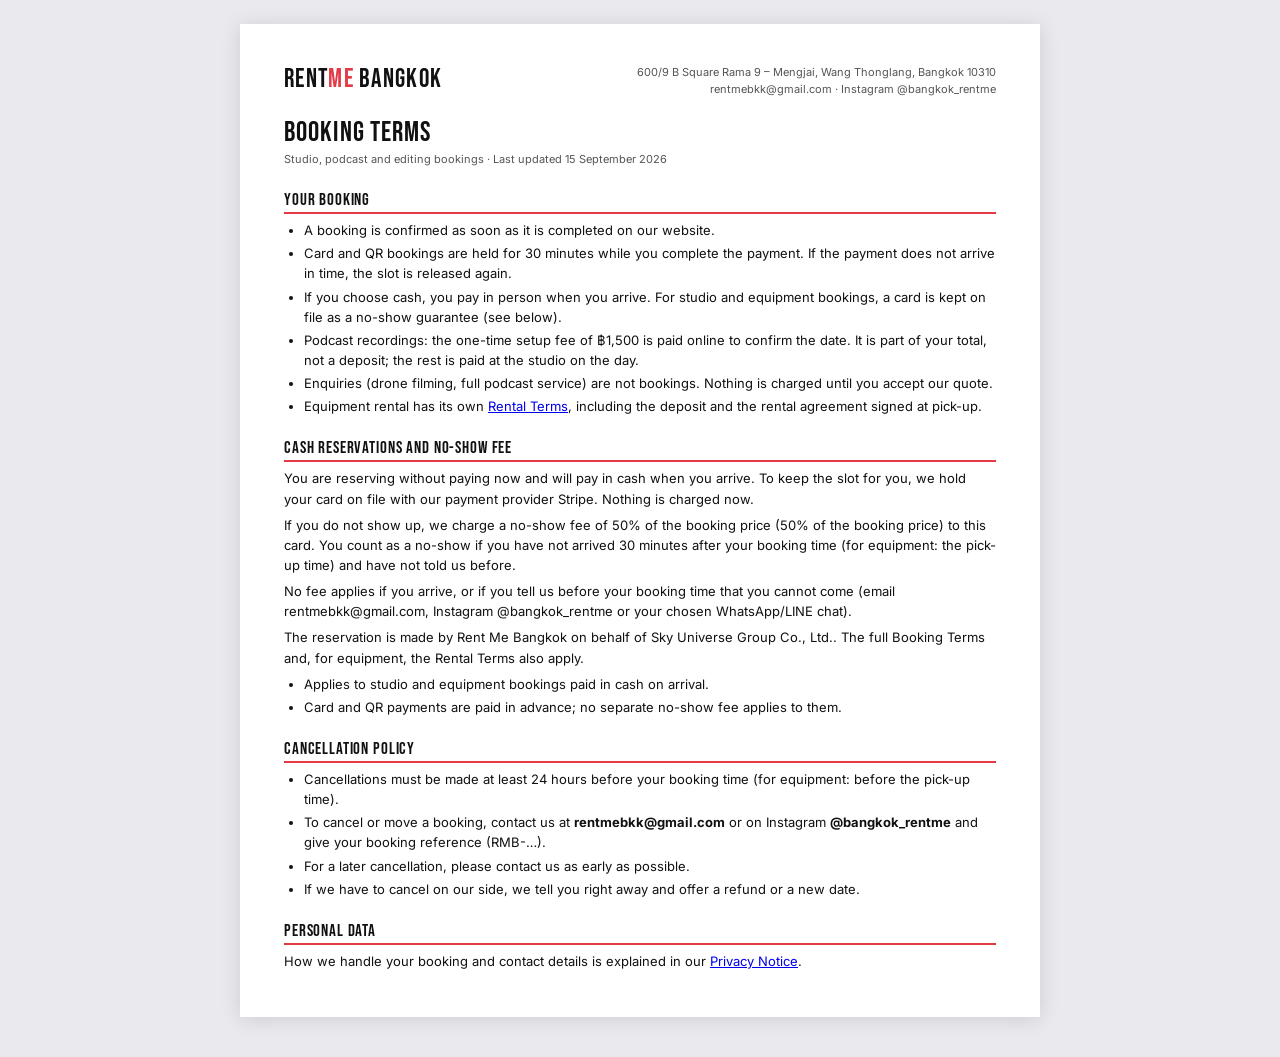
<file: booking-terms.html>
<!DOCTYPE html>
<html lang="en">
<head>
<meta charset="UTF-8">
<meta name="viewport" content="width=device-width, initial-scale=1.0">
<title>Booking Terms — Rent Me Bangkok</title>
<link rel="preconnect" href="https://fonts.googleapis.com">
<link href="https://fonts.googleapis.com/css2?family=Inter:wght@400;600&family=Bebas+Neue&display=swap" rel="stylesheet">
<script src="vertrag.js"></script>
<style>
body{margin:0;background:#e9e9ee;font-family:Inter,Arial,sans-serif}
.blatt{margin:24px auto 40px;max-width:800px;box-shadow:0 2px 20px rgba(0,0,0,.12)}
.rv ul{margin:0 0 8px;padding-left:20px}
.rv li{margin-bottom:3px}
@media (max-width:600px){.blatt{margin:0}}
</style>
</head>
<body>
<div class="blatt">
<article class="rv">
  <header class="rv-kopf">
    <div class="rv-logo">RENT<span>ME</span> BANGKOK</div>
    <div class="rv-firma" id="firma"></div>
  </header>

  <!-- Allgemeine Buchungsbedingungen (seit 2026-09-15). Bis dahin fuehrten
       "Terms & Conditions" und "Cancellation Policy" in booking.html ins
       Leere. Hier steht NUR, was die Buchungsstrecke schon zusagt (Haltezeit,
       Barzahlung, Aufbaugebuehr, 24-h-Storno) -- nichts dazuerfunden. Die
       Frage, was bei spaeterer Stornierung passiert, ist offen (Andy). -->
  <h1>Booking Terms</h1>
  <div class="rv-meta">Studio, podcast and editing bookings · Last updated 15 September 2026</div>

  <h2>Your booking</h2>
  <ul>
    <li>A booking is confirmed as soon as it is completed on our website.</li>
    <li>Card and QR bookings are held for 30 minutes while you complete the payment. If the payment does not arrive in time, the slot is released again.</li>
    <li>If you choose cash, you pay in person when you arrive. For studio and equipment bookings, a card is kept on file as a no-show guarantee (see below).</li>
    <li>Podcast recordings: the one-time setup fee of ฿1,500 is paid online to confirm the date. It is part of your total, not a deposit; the rest is paid at the studio on the day.</li>
    <li>Enquiries (drone filming, full podcast service) are not bookings. Nothing is charged until you accept our quote.</li>
    <li>Equipment rental has its own <a href="rental-terms.html">Rental Terms</a>, including the deposit and the rental agreement signed at pick-up.</li>
  </ul>

  <h2 id="no-show">Cash reservations and no-show fee</h2>
  <div id="rv-bedingungen"></div>
  <ul>
    <li>Applies to studio and equipment bookings paid in cash on arrival.</li>
    <li>Card and QR payments are paid in advance; no separate no-show fee applies to them.</li>
  </ul>

  <h2 id="cancellation">Cancellation policy</h2>
  <ul>
    <li>Cancellations must be made at least 24 hours before your booking time (for equipment: before the pick-up time).</li>
    <li>To cancel or move a booking, contact us at <strong>rentmebkk@gmail.com</strong> or on Instagram <strong>@bangkok_rentme</strong> and give your booking reference (RMB-…).</li>
    <li>For a later cancellation, please contact us as early as possible.</li>
    <li>If we have to cancel on our side, we tell you right away and offer a refund or a new date.</li>
  </ul>

  <h2>Personal data</h2>
  <p>How we handle your booking and contact details is explained in our <a href="privacy.html">Privacy Notice</a>.</p>
</article>
</div>
<script>
document.head.insertAdjacentHTML('beforeend', '<style>' + RentMeVertrag.CSS + '</style>');
const F = RentMeVertrag.FIRMA;
// No-Show-Regel aus derselben Quelle, die der Kunde online unterschreibt.
document.getElementById('rv-bedingungen').innerHTML = RentMeVertrag.reservierungHtml(RentMeVertrag.RESERVIERUNG_VERSION, null);
document.getElementById('firma').innerHTML = RentMeVertrag.esc(F.adresse) + '<br>' + RentMeVertrag.esc(F.email) + ' · Instagram ' + RentMeVertrag.esc(F.instagram);
</script>
</body>
</html>
</file>
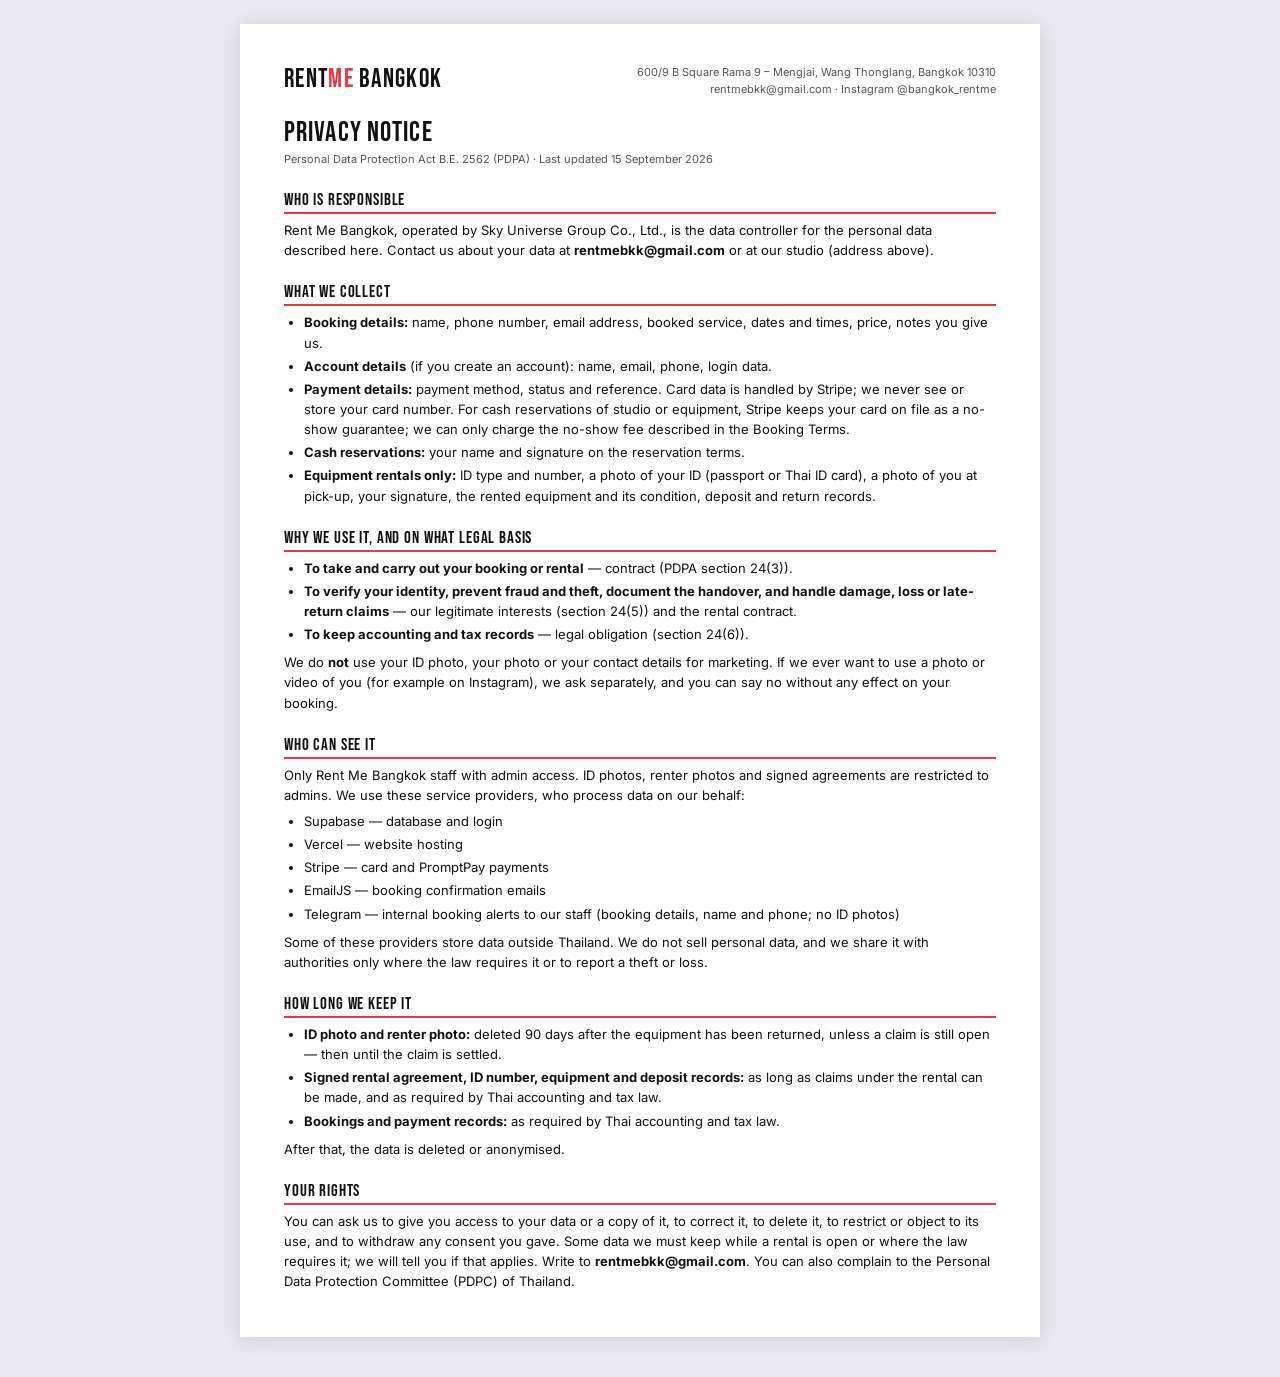
<file: privacy.html>
<!DOCTYPE html>
<html lang="en">
<head>
<meta charset="UTF-8">
<meta name="viewport" content="width=device-width, initial-scale=1.0">
<title>Privacy Notice — Rent Me Bangkok</title>
<link rel="preconnect" href="https://fonts.googleapis.com">
<link href="https://fonts.googleapis.com/css2?family=Inter:wght@400;600&family=Bebas+Neue&display=swap" rel="stylesheet">
<script src="vertrag.js"></script>
<style>
body{margin:0;background:#e9e9ee;font-family:Inter,Arial,sans-serif}
.blatt{margin:24px auto 40px;max-width:800px;box-shadow:0 2px 20px rgba(0,0,0,.12)}
.rv ul{margin:0 0 8px;padding-left:20px}
.rv li{margin-bottom:3px}
@media (max-width:600px){.blatt{margin:0}}
</style>
</head>
<body>
<div class="blatt">
<article class="rv">
  <header class="rv-kopf">
    <div class="rv-logo">RENT<span>ME</span> BANGKOK</div>
    <div class="rv-firma" id="firma"></div>
  </header>

  <!-- Datenschutzhinweis nach Thai PDPA (seit 2026-09-15). Aufbau nach den
       PDPC-Vorgaben: Daten, Zwecke, Rechtsgrundlagen, Empfaenger, Fristen,
       Rechte. Nicht juristisch geprueft -- zusammen mit dem Mietvertrag
       gegenlesen lassen. Dienstleister unten aus dem Code erhoben:
       Supabase, Vercel, Stripe, EmailJS, Telegram. -->
  <h1>Privacy Notice</h1>
  <div class="rv-meta">Personal Data Protection Act B.E. 2562 (PDPA) · Last updated 15 September 2026</div>

  <h2>Who is responsible</h2>
  <p>Rent Me Bangkok, operated by Sky Universe Group Co., Ltd., is the data controller for the personal data described here. Contact us about your data at <strong>rentmebkk@gmail.com</strong> or at our studio (address above).</p>

  <h2>What we collect</h2>
  <ul>
    <li><strong>Booking details:</strong> name, phone number, email address, booked service, dates and times, price, notes you give us.</li>
    <li><strong>Account details</strong> (if you create an account): name, email, phone, login data.</li>
    <li><strong>Payment details:</strong> payment method, status and reference. Card data is handled by Stripe; we never see or store your card number. For cash reservations of studio or equipment, Stripe keeps your card on file as a no-show guarantee; we can only charge the no-show fee described in the Booking Terms.</li>
    <li><strong>Cash reservations:</strong> your name and signature on the reservation terms.</li>
    <li><strong>Equipment rentals only:</strong> ID type and number, a photo of your ID (passport or Thai ID card), a photo of you at pick-up, your signature, the rented equipment and its condition, deposit and return records.</li>
  </ul>

  <h2>Why we use it, and on what legal basis</h2>
  <ul>
    <li><strong>To take and carry out your booking or rental</strong> — contract (PDPA section 24(3)).</li>
    <li><strong>To verify your identity, prevent fraud and theft, document the handover, and handle damage, loss or late-return claims</strong> — our legitimate interests (section 24(5)) and the rental contract.</li>
    <li><strong>To keep accounting and tax records</strong> — legal obligation (section 24(6)).</li>
  </ul>
  <p>We do <strong>not</strong> use your ID photo, your photo or your contact details for marketing. If we ever want to use a photo or video of you (for example on Instagram), we ask separately, and you can say no without any effect on your booking.</p>

  <h2>Who can see it</h2>
  <p>Only Rent Me Bangkok staff with admin access. ID photos, renter photos and signed agreements are restricted to admins. We use these service providers, who process data on our behalf:</p>
  <ul>
    <li>Supabase — database and login</li>
    <li>Vercel — website hosting</li>
    <li>Stripe — card and PromptPay payments</li>
    <li>EmailJS — booking confirmation emails</li>
    <li>Telegram — internal booking alerts to our staff (booking details, name and phone; no ID photos)</li>
  </ul>
  <p>Some of these providers store data outside Thailand. We do not sell personal data, and we share it with authorities only where the law requires it or to report a theft or loss.</p>

  <h2>How long we keep it</h2>
  <ul>
    <li><strong>ID photo and renter photo:</strong> deleted 90 days after the equipment has been returned, unless a claim is still open — then until the claim is settled.</li>
    <li><strong>Signed rental agreement, ID number, equipment and deposit records:</strong> as long as claims under the rental can be made, and as required by Thai accounting and tax law.</li>
    <li><strong>Bookings and payment records:</strong> as required by Thai accounting and tax law.</li>
  </ul>
  <p>After that, the data is deleted or anonymised.</p>

  <h2>Your rights</h2>
  <p>You can ask us to give you access to your data or a copy of it, to correct it, to delete it, to restrict or object to its use, and to withdraw any consent you gave. Some data we must keep while a rental is open or where the law requires it; we will tell you if that applies. Write to <strong>rentmebkk@gmail.com</strong>. You can also complain to the Personal Data Protection Committee (PDPC) of Thailand.</p>
</article>
</div>
<script>
// Adresse und Kontakt aus derselben Quelle wie Vertrag und Bedingungen.
document.head.insertAdjacentHTML('beforeend', '<style>' + RentMeVertrag.CSS + '</style>');
const F = RentMeVertrag.FIRMA;
document.getElementById('firma').innerHTML = RentMeVertrag.esc(F.adresse) + '<br>' + RentMeVertrag.esc(F.email) + ' · Instagram ' + RentMeVertrag.esc(F.instagram);
</script>
</body>
</html>
</file>
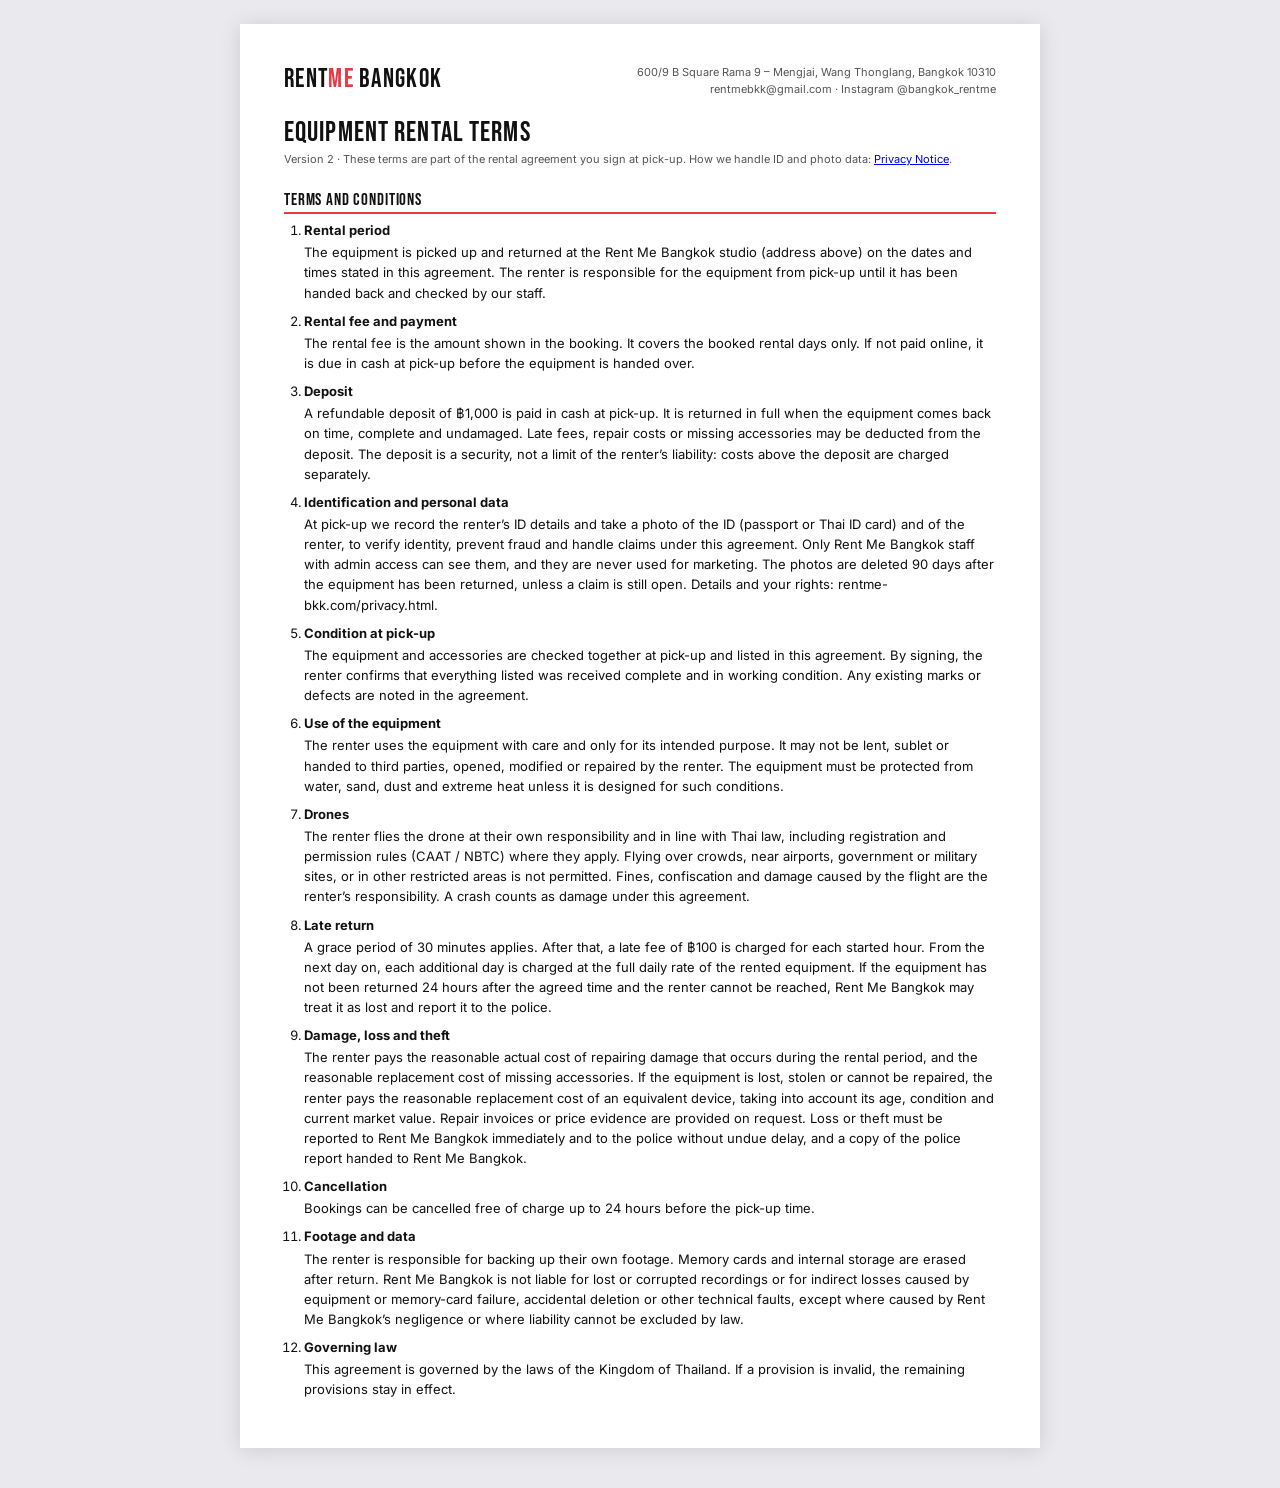
<file: rental-terms.html>
<!DOCTYPE html>
<html lang="en">
<head>
<meta charset="UTF-8">
<meta name="viewport" content="width=device-width, initial-scale=1.0">
<title>Equipment Rental Terms — Rent Me Bangkok</title>
<link rel="preconnect" href="https://fonts.googleapis.com">
<link href="https://fonts.googleapis.com/css2?family=Inter:wght@400;600&family=Bebas+Neue&display=swap" rel="stylesheet">
<script src="vertrag.js"></script>
<style>
body{margin:0;background:#e9e9ee;font-family:Inter,Arial,sans-serif}
.blatt{margin:24px auto 40px;max-width:800px;box-shadow:0 2px 20px rgba(0,0,0,.12)}
@media (max-width:600px){.blatt{margin:0}}
</style>
</head>
<body>
<div class="blatt" id="blatt"></div>
<script>
// Die Bedingungen ohne Buchung -- verlinkt am Haken "agree to the rental
// terms". Gleicher Text wie im Vertrag, aus derselben Quelle (vertrag.js).
document.head.insertAdjacentHTML('beforeend', '<style>' + RentMeVertrag.CSS + '</style>');
const F = RentMeVertrag.FIRMA;
document.getElementById('blatt').innerHTML = `
<article class="rv">
  <header class="rv-kopf">
    <div class="rv-logo">RENT<span>ME</span> BANGKOK</div>
    <div class="rv-firma">${F.adresse}<br>${F.email} · Instagram ${F.instagram}</div>
  </header>
  <h1>Equipment Rental Terms</h1>
  <div class="rv-meta">Version ${RentMeVertrag.VERSION} · These terms are part of the rental agreement you sign at pick-up. How we handle ID and photo data: <a href="privacy.html">Privacy Notice</a>.</div>
  <h2>Terms and conditions</h2>
  ${RentMeVertrag.bedingungenHtml(RentMeVertrag.VERSION, true)}
</article>`;
</script>
</body>
</html>
</file>
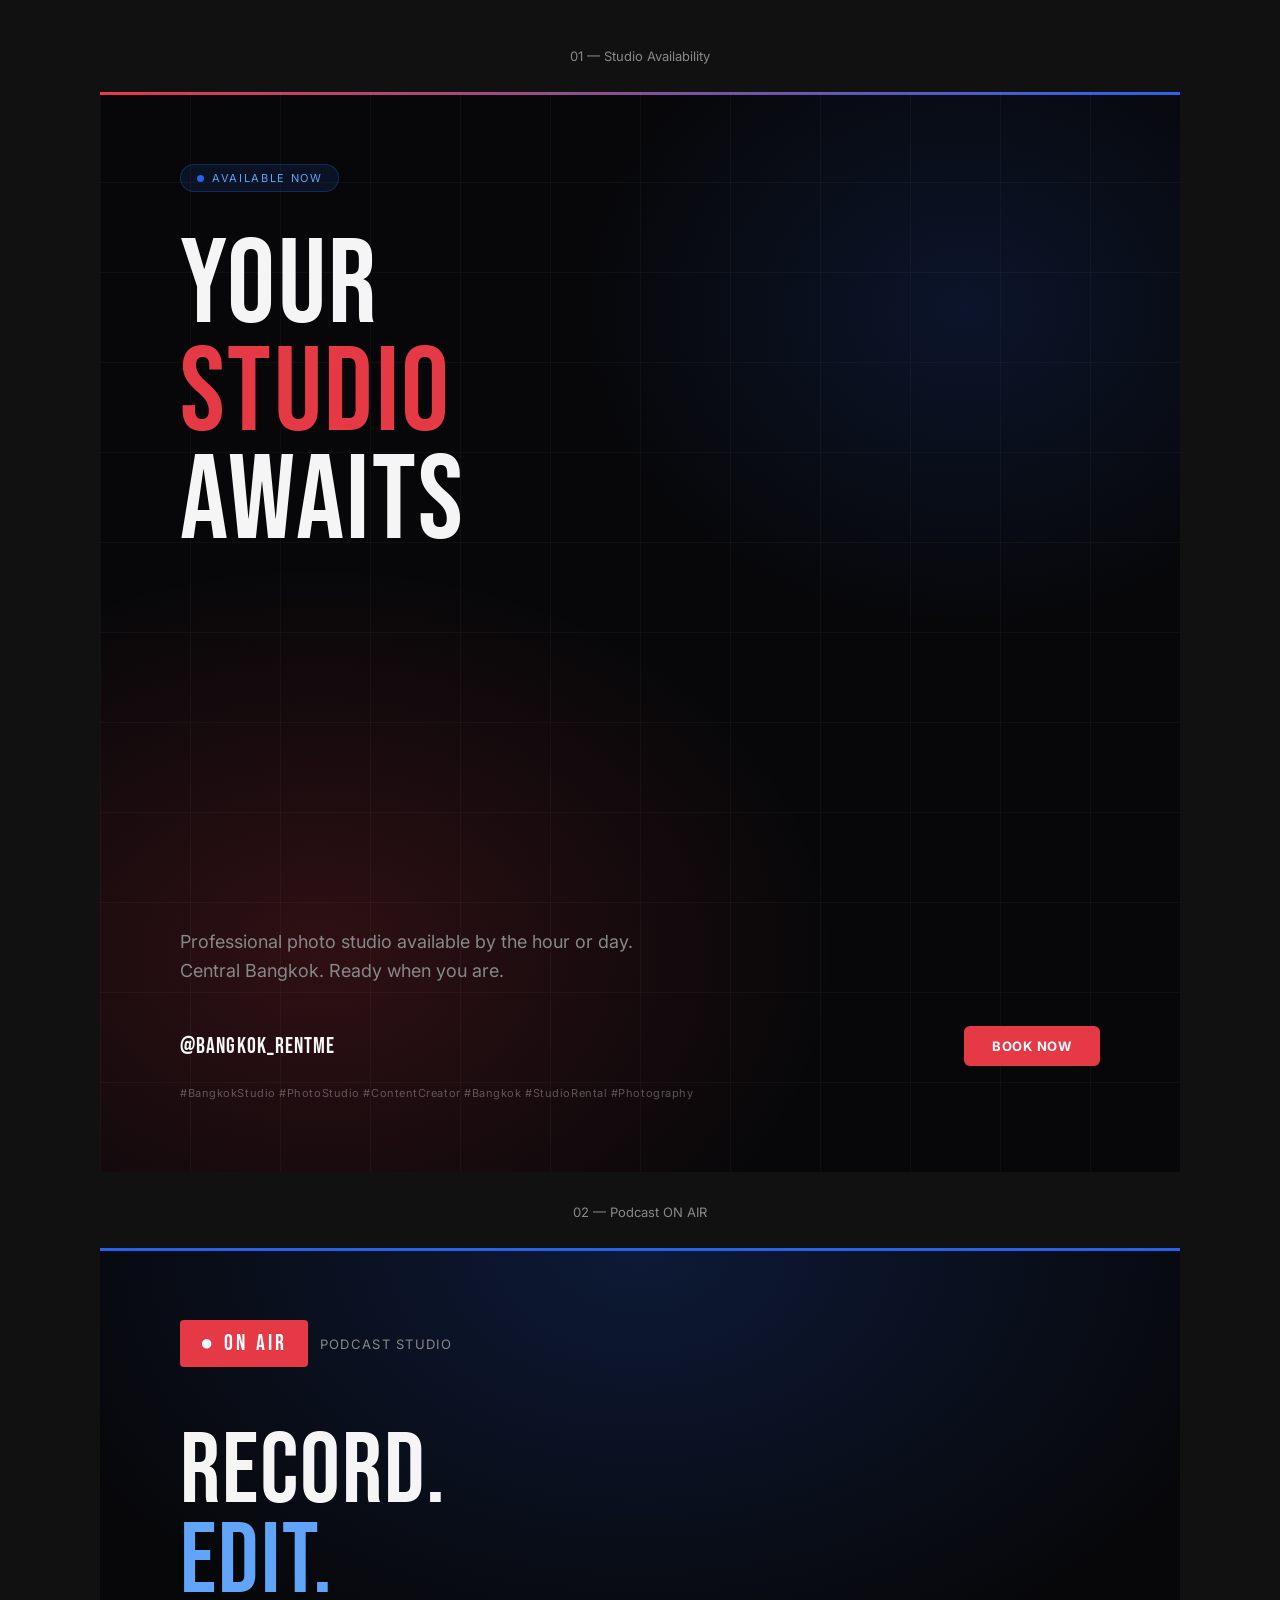
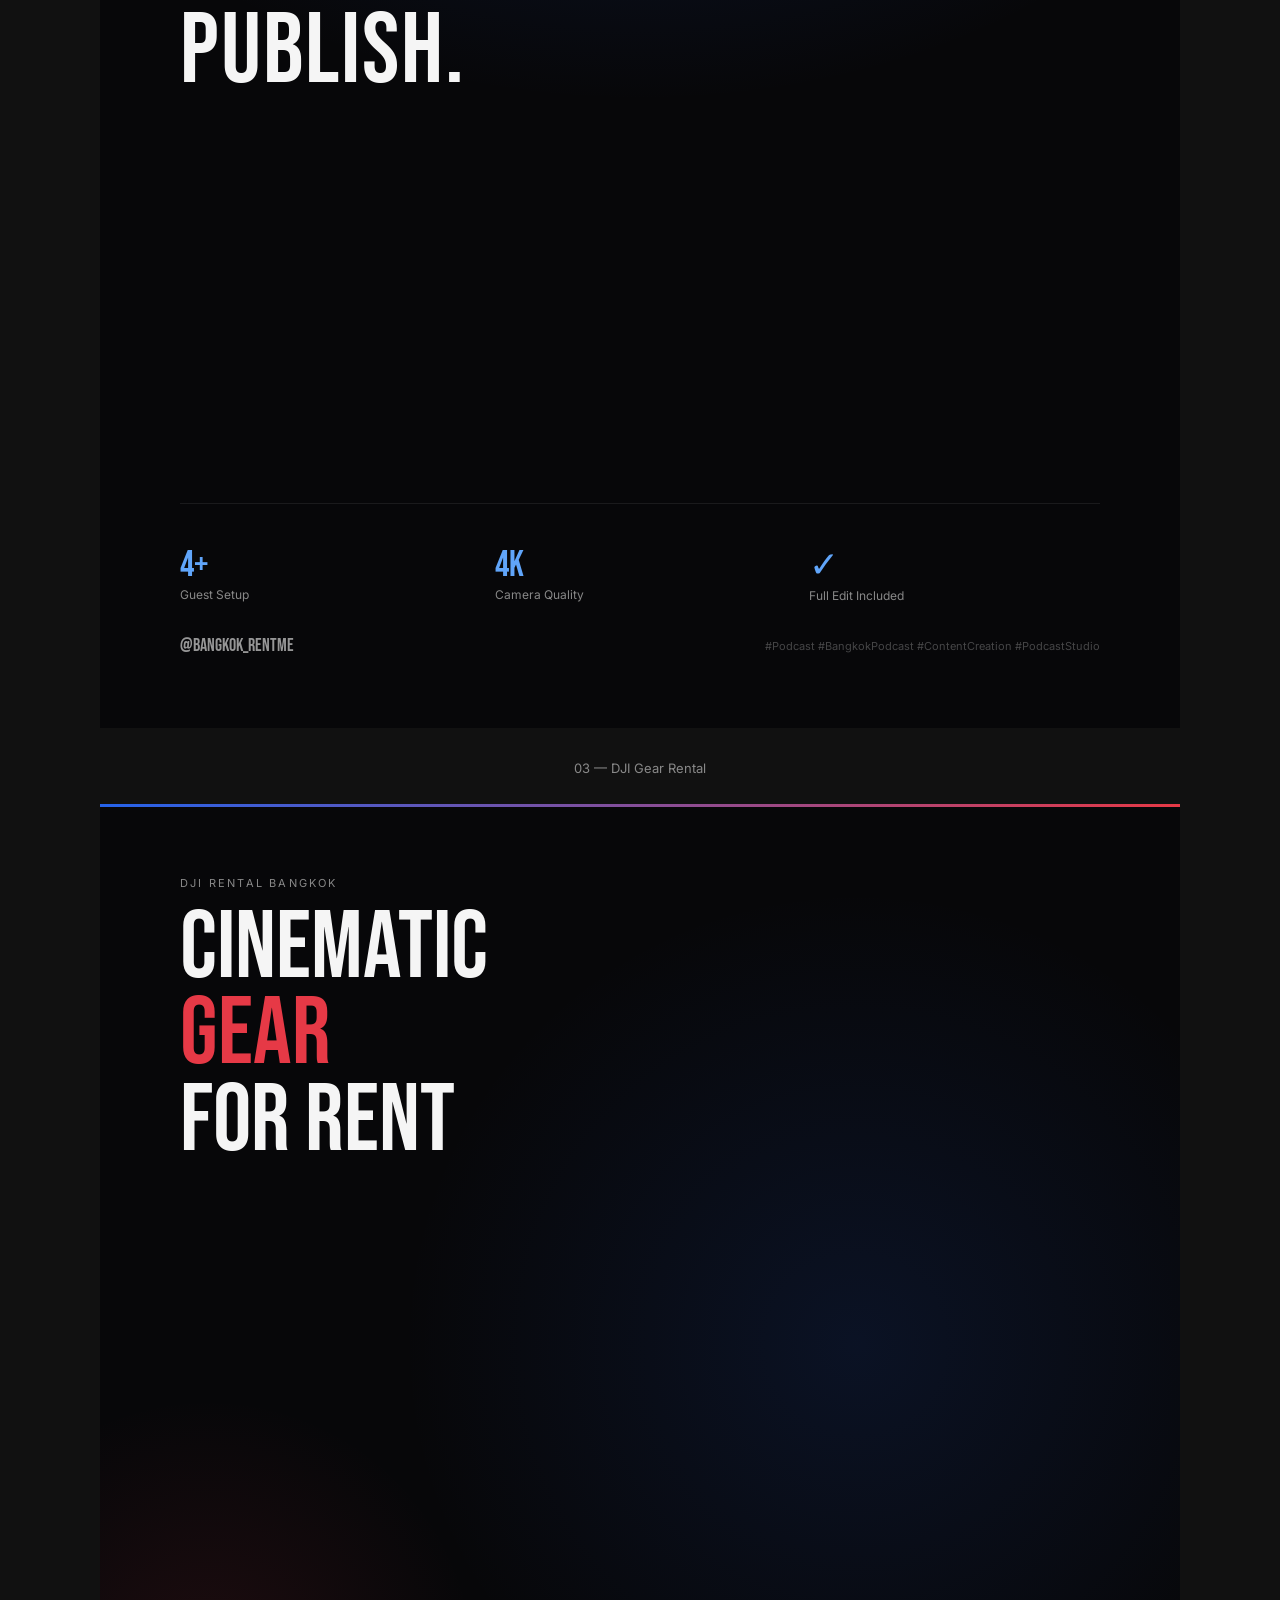
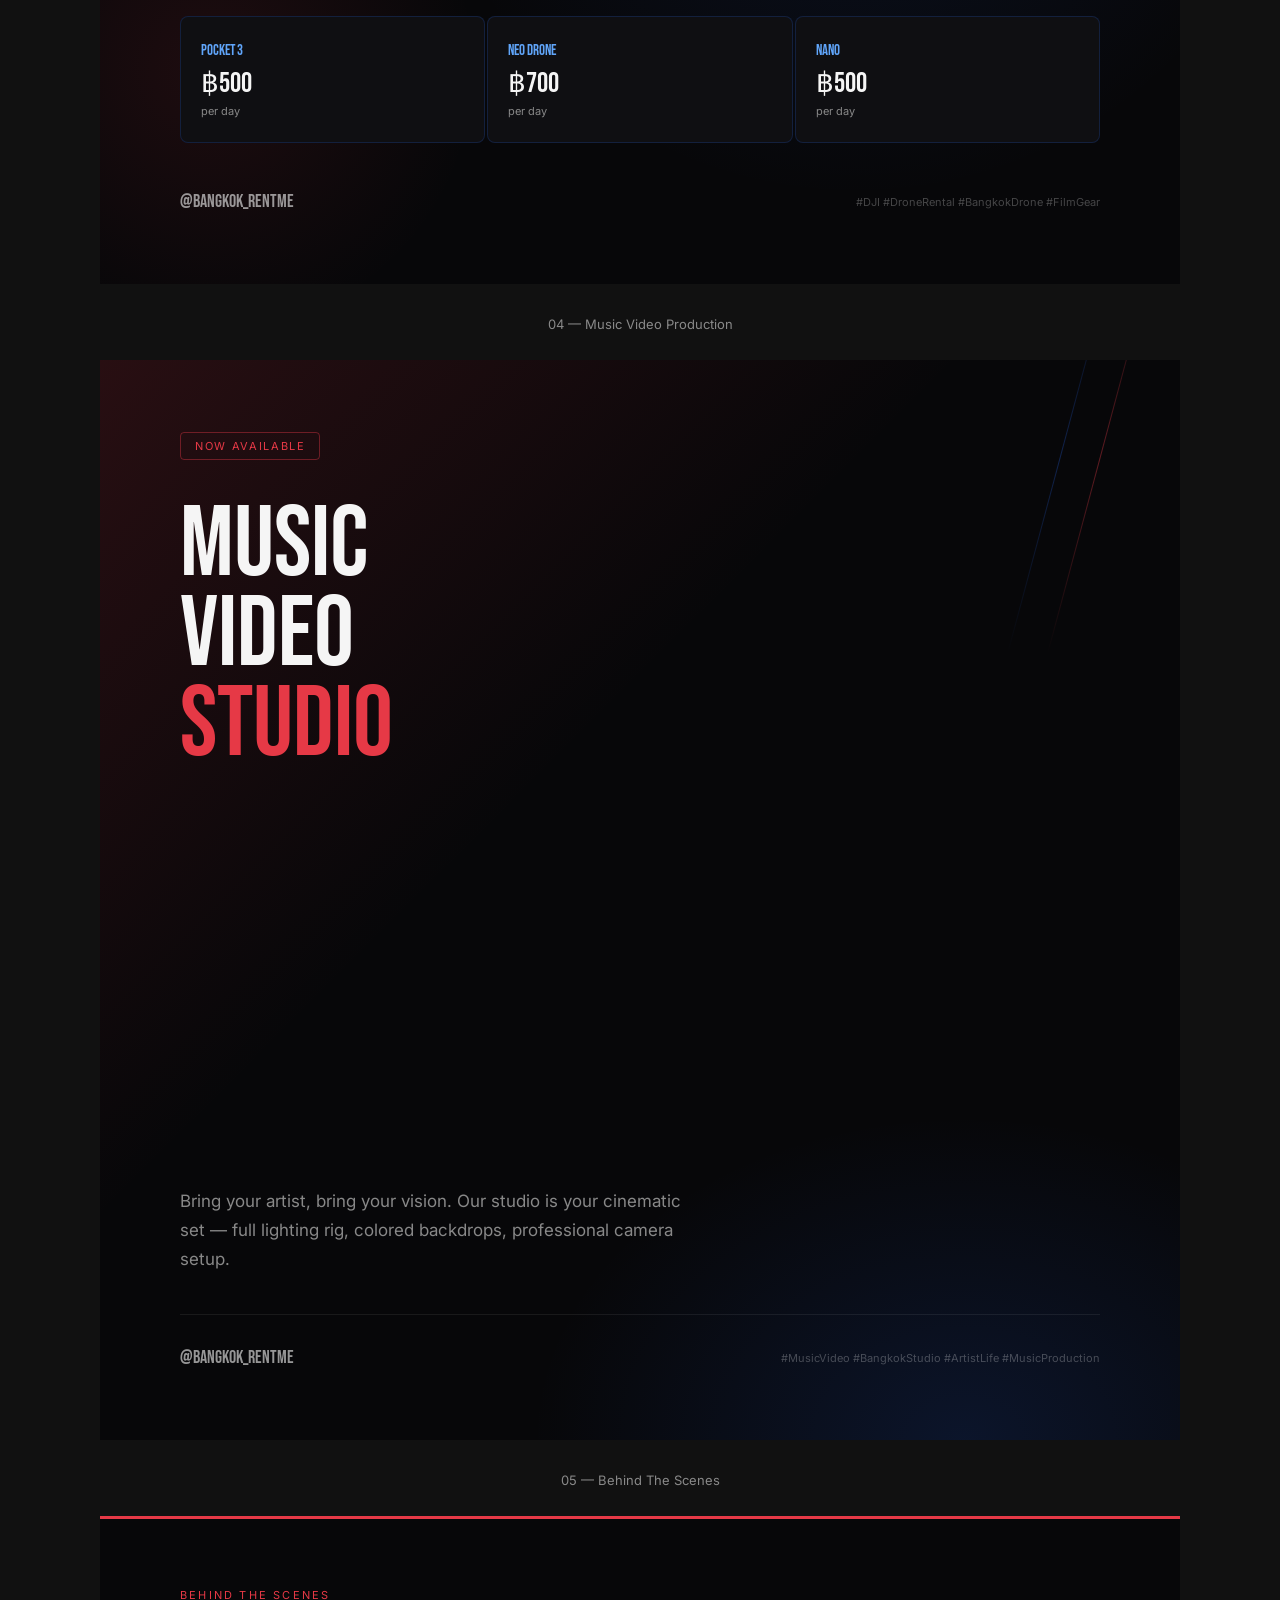
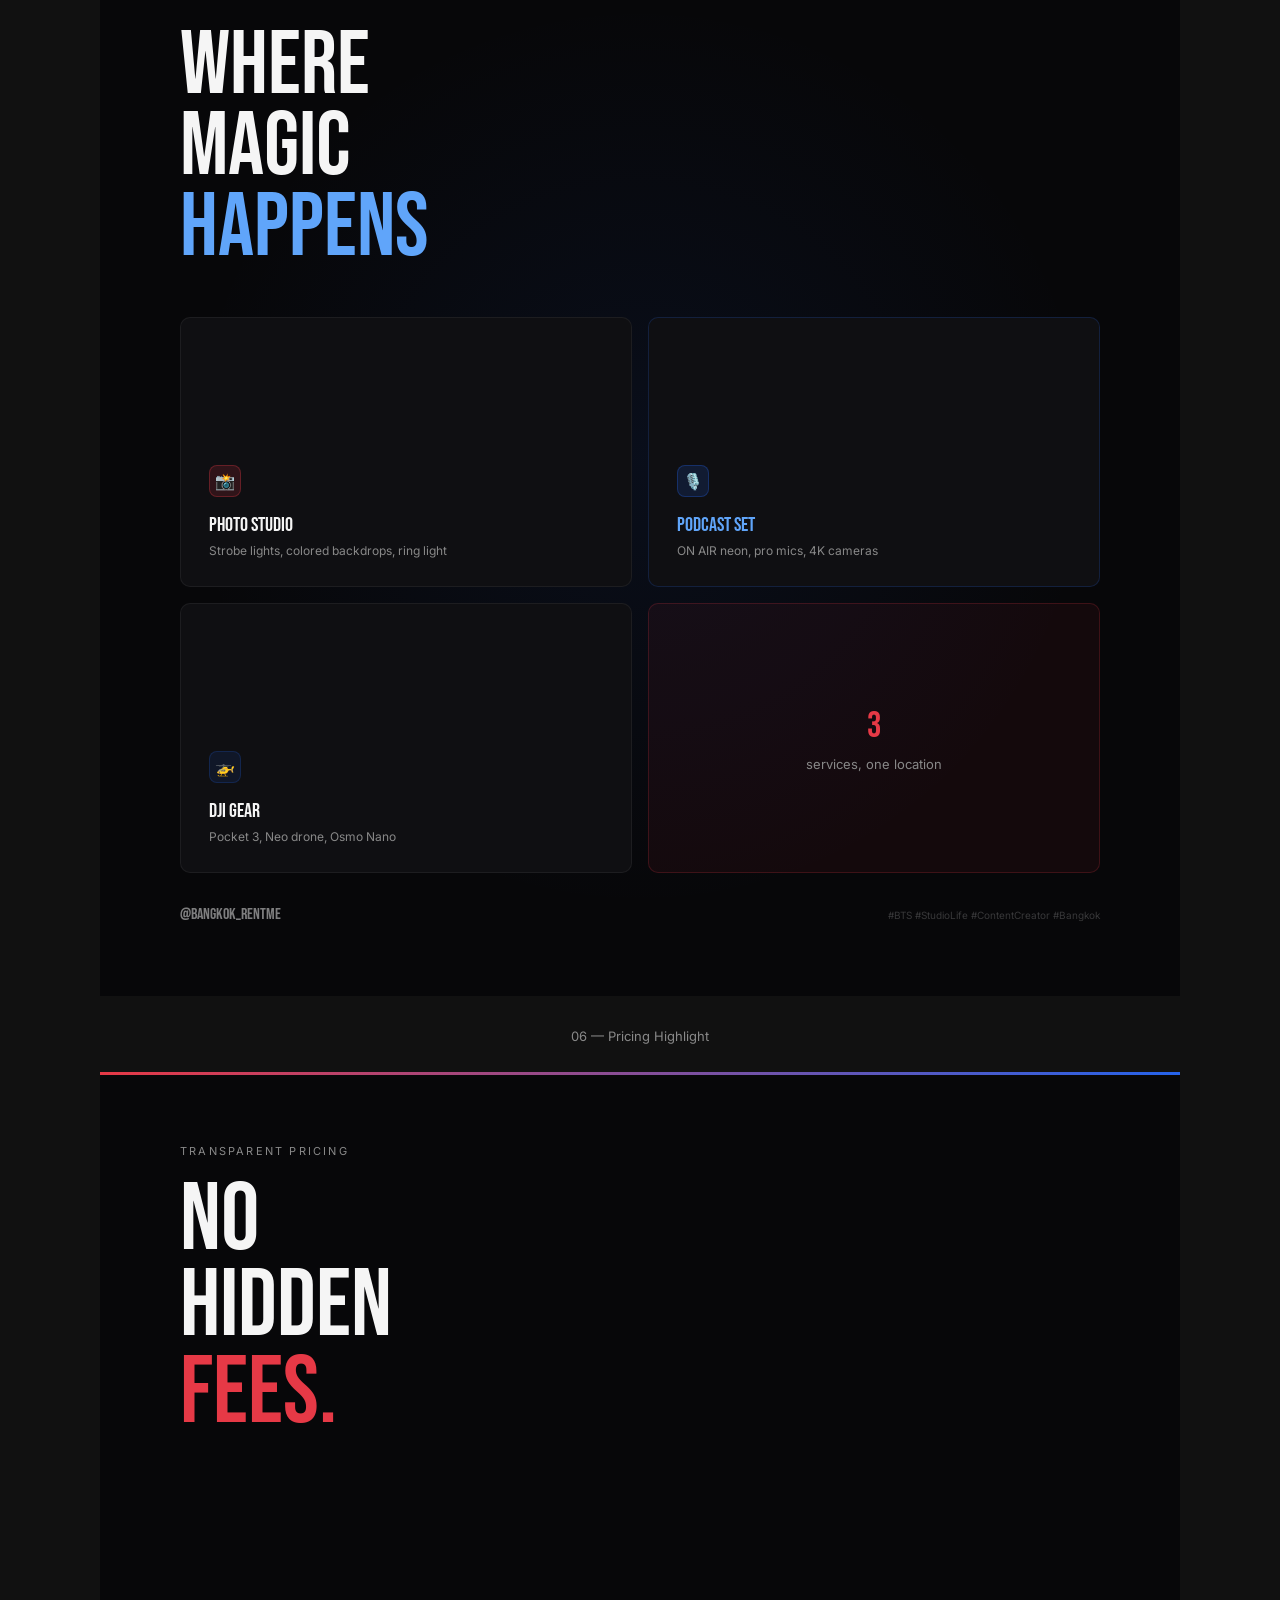
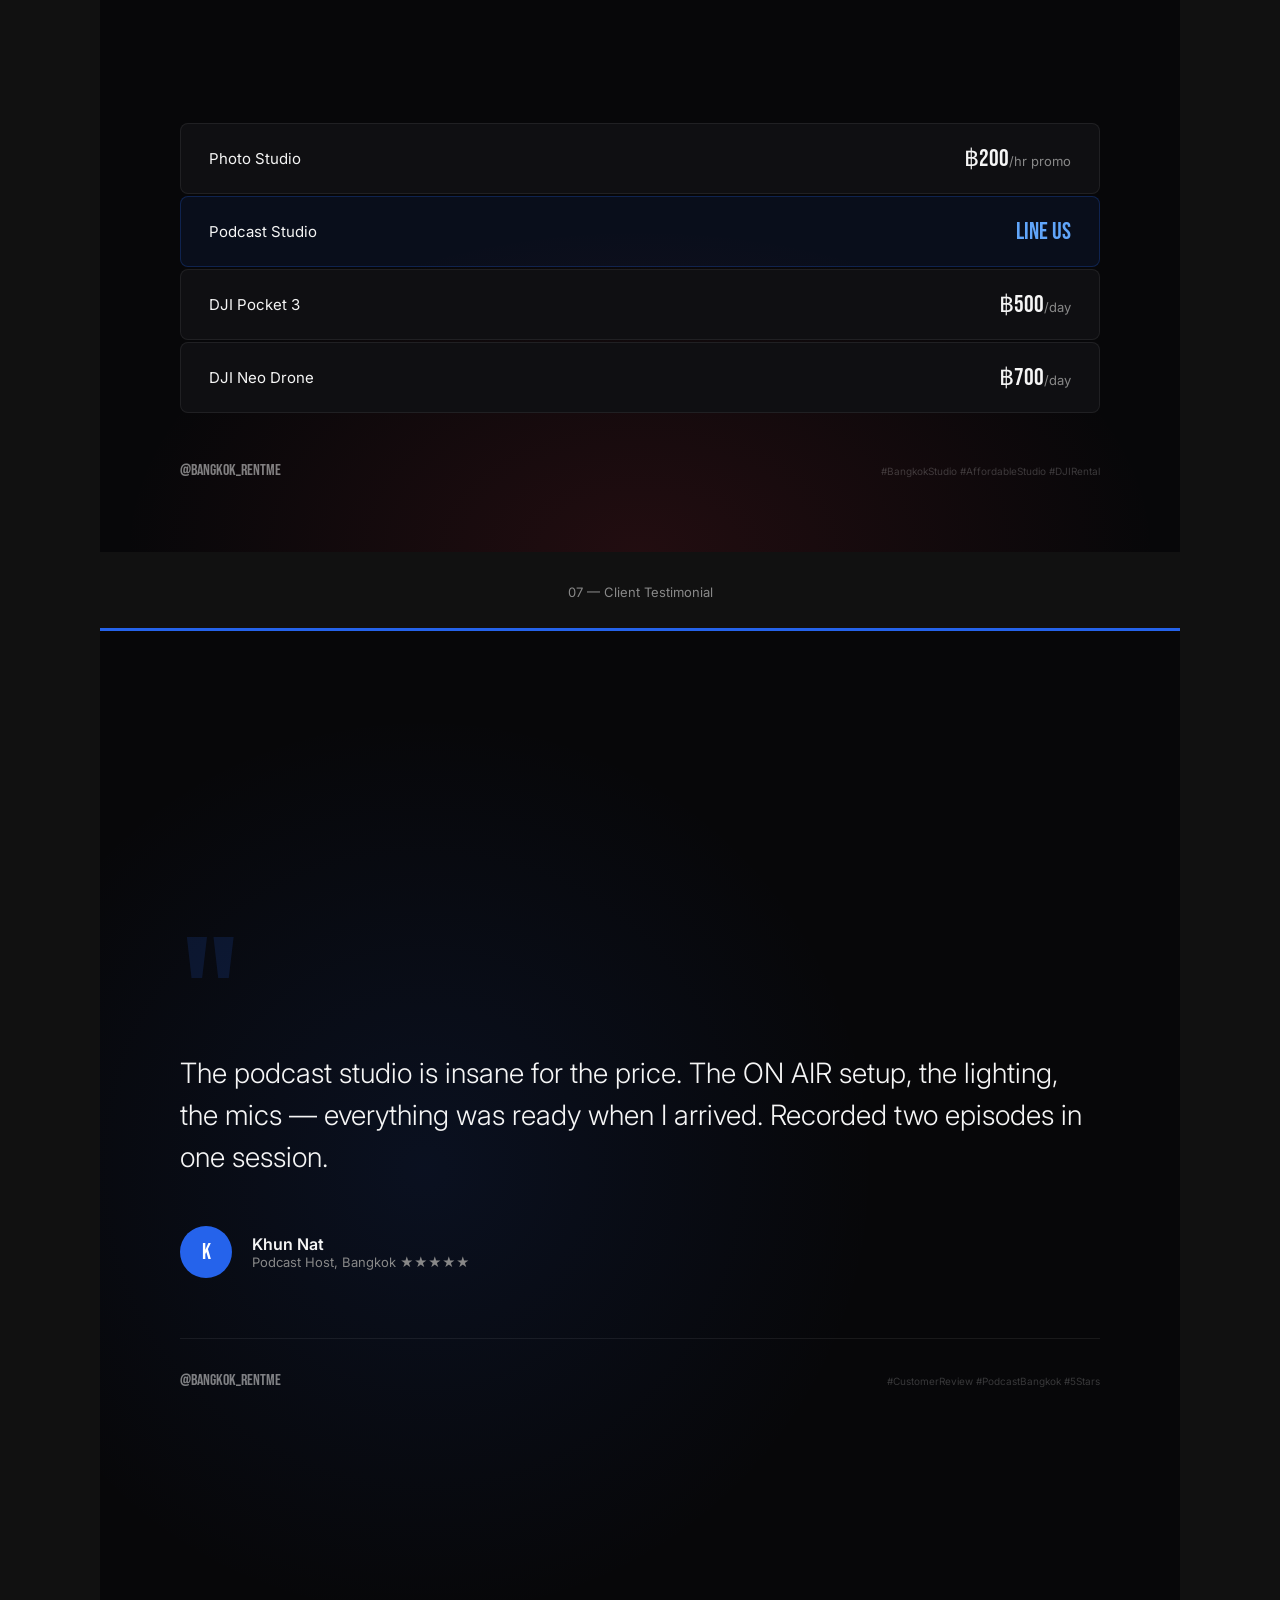
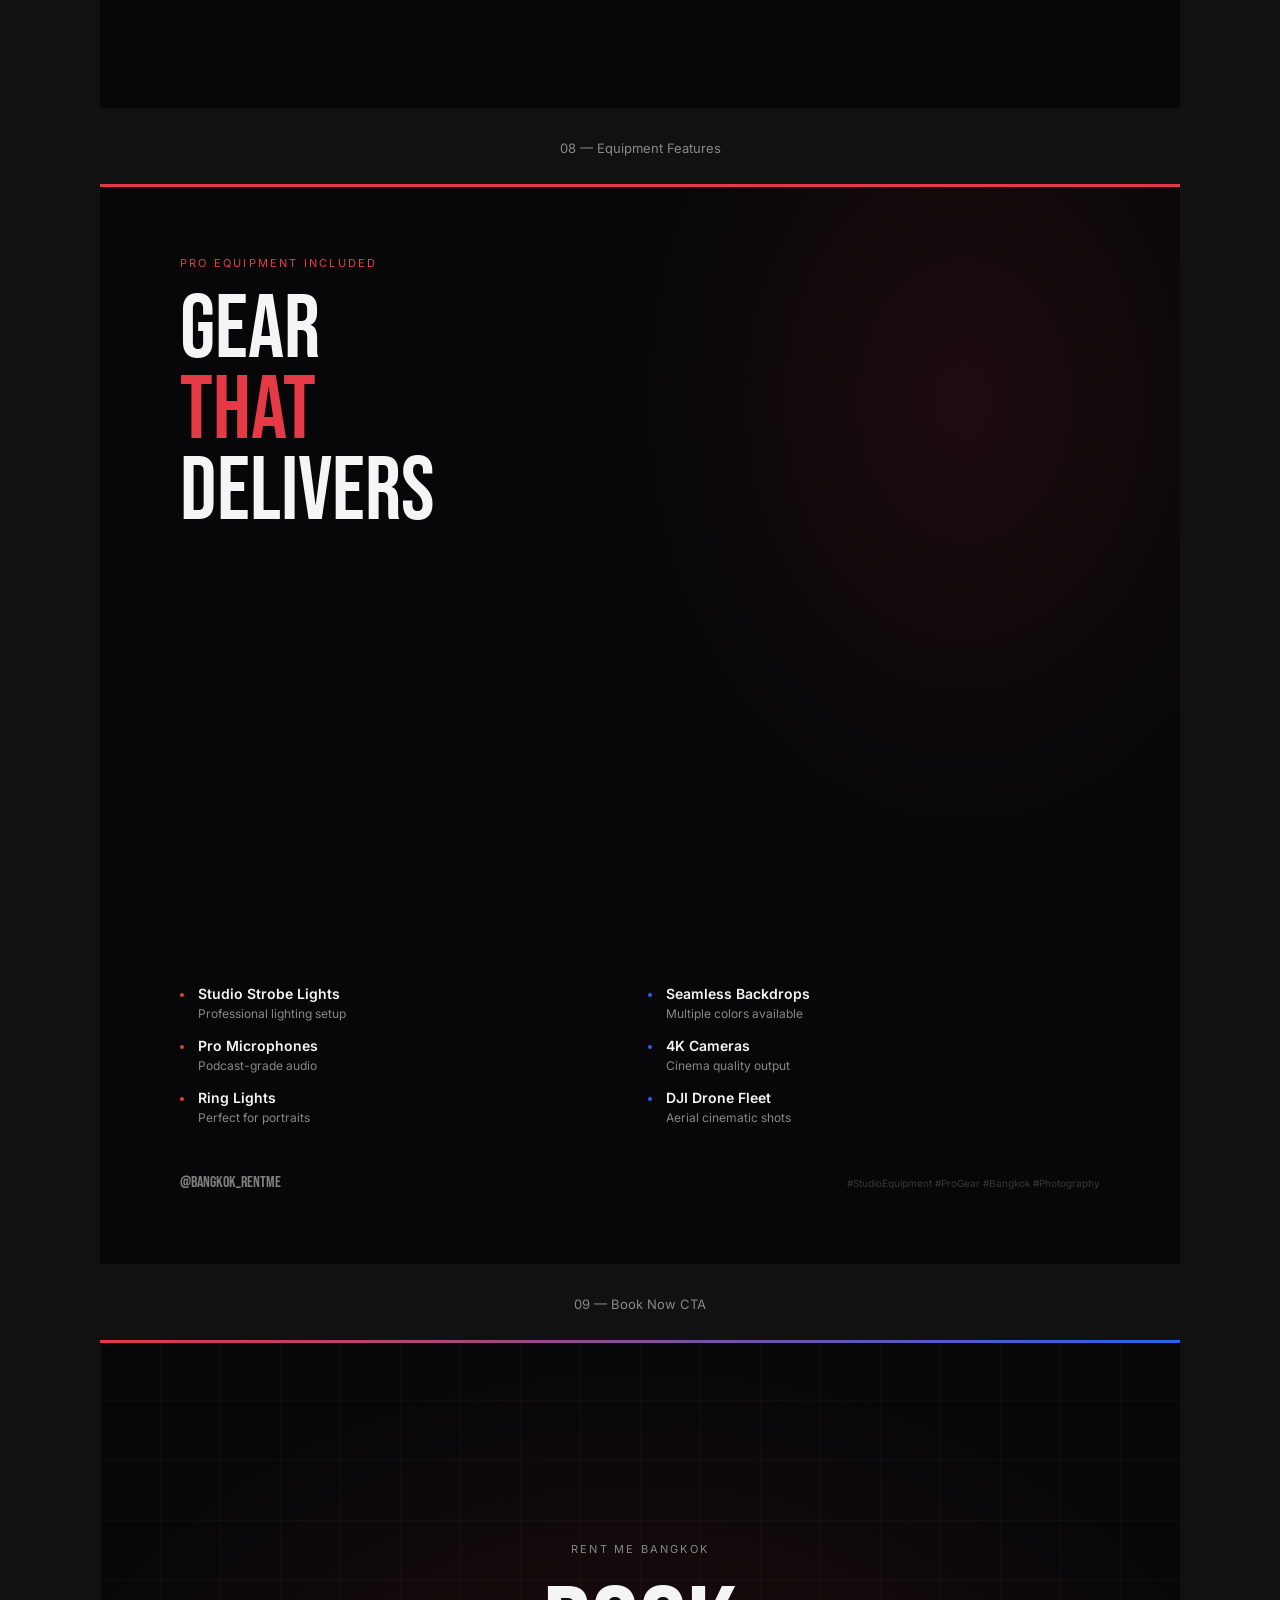
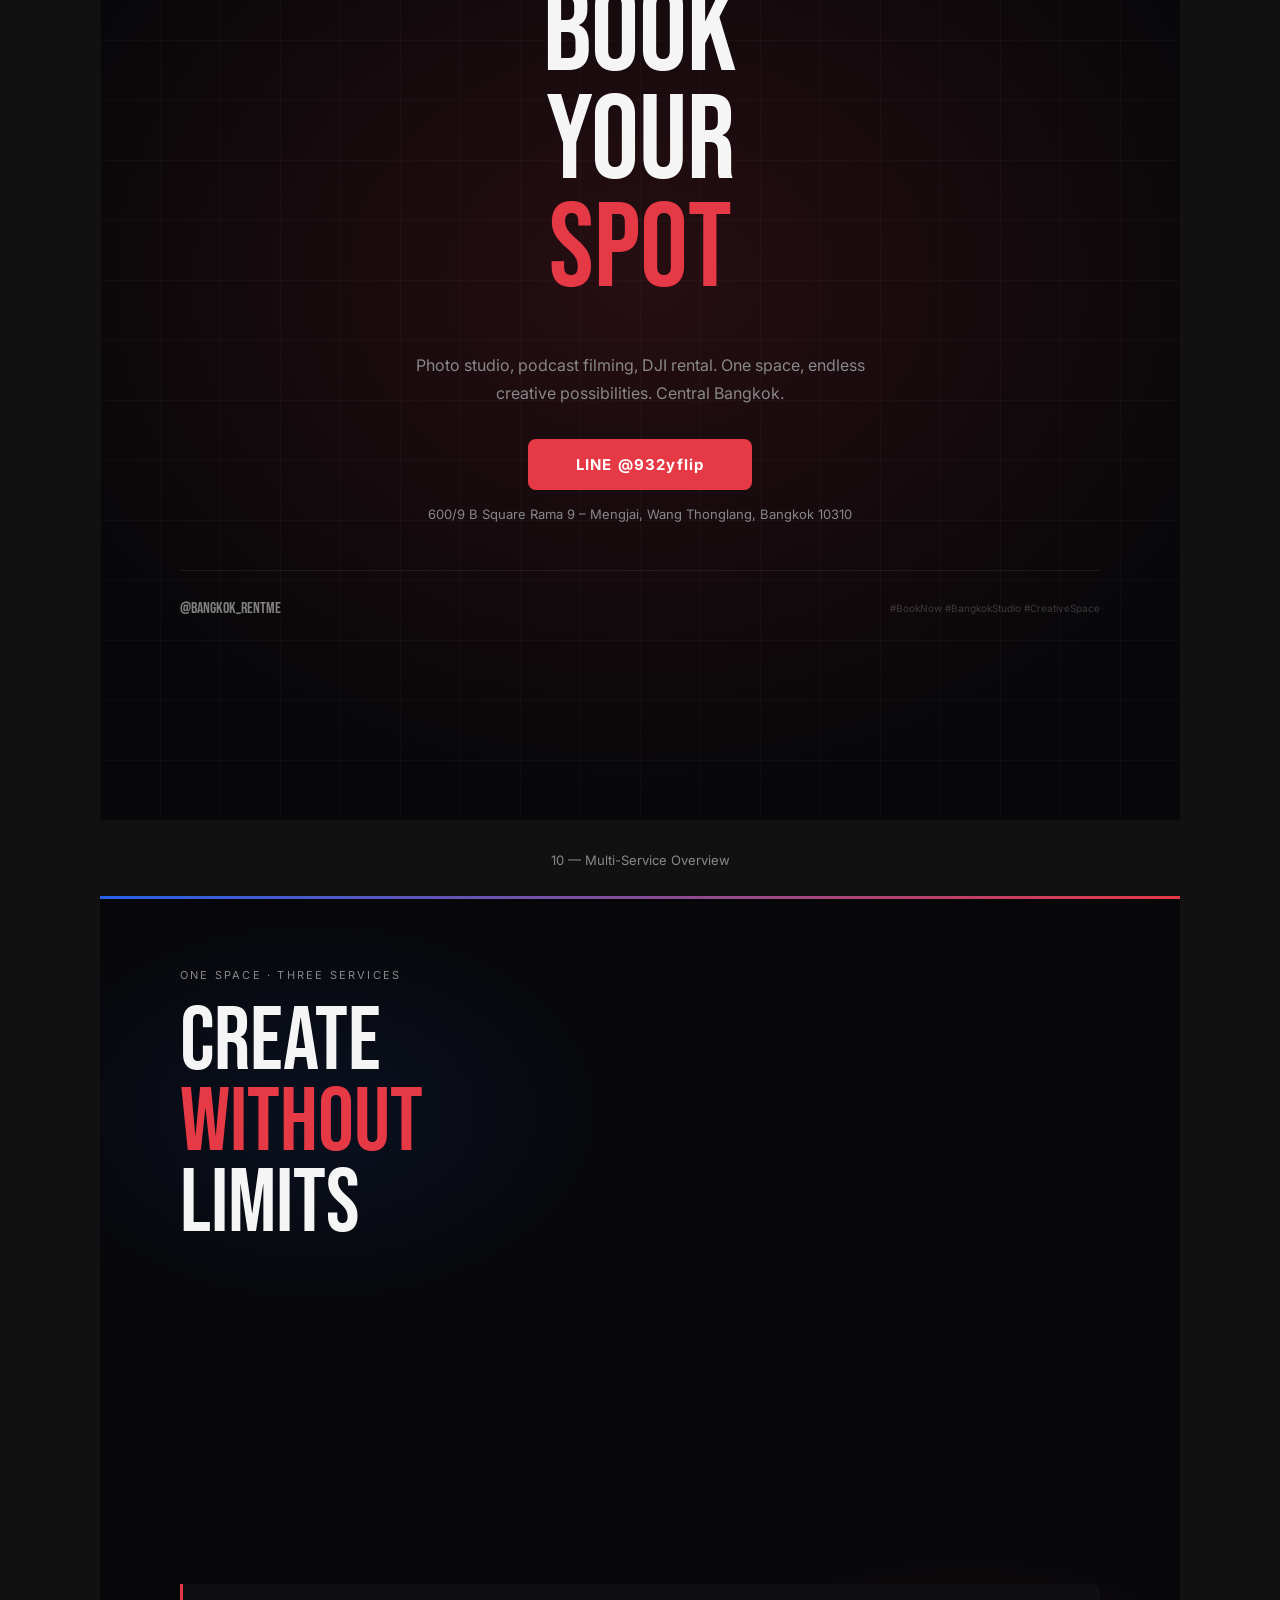
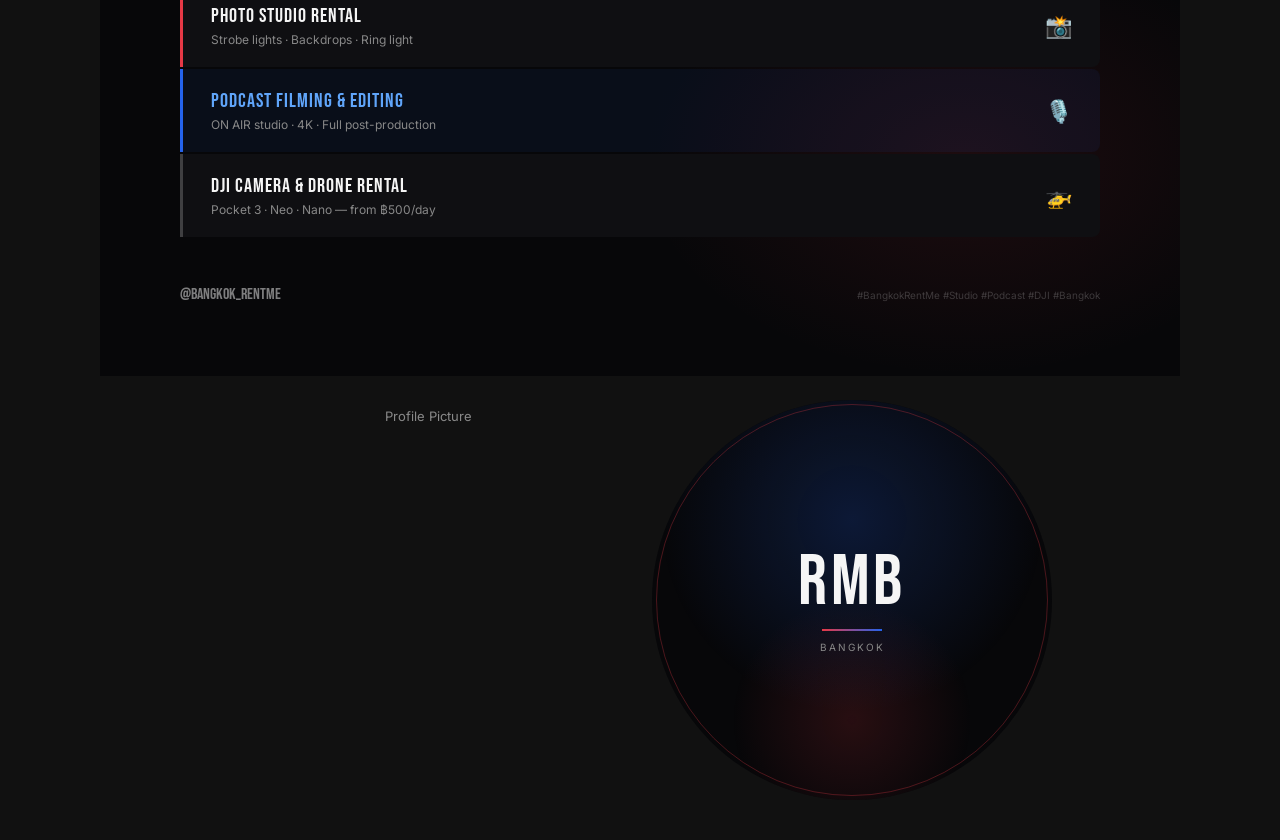
<file: instagram/posts.html>
<!DOCTYPE html>
<html>
<head>
<meta charset="UTF-8">
<link href="https://fonts.googleapis.com/css2?family=Bebas+Neue&family=Inter:wght@400;500;600;700&display=swap" rel="stylesheet">
<style>
*{margin:0;padding:0;box-sizing:border-box}
:root{
  --bg:#070709;--bg2:#0f0f12;--bg3:#17171c;
  --fg:#f5f5f5;--muted:#888;
  --red:#e63946;--blue:#2563eb;--blue-l:#60a5fa;
  --head:'Bebas Neue',sans-serif;--body:'Inter',sans-serif;
}
body{background:#111;padding:40px;display:flex;flex-wrap:wrap;gap:24px;justify-content:center}
.post{width:1080px;height:1080px;position:relative;overflow:hidden;flex-shrink:0;font-family:var(--body)}
.pfp{width:400px;height:400px;position:relative;overflow:hidden;flex-shrink:0;border-radius:50%;font-family:var(--body)}
.label{color:#fff;font-family:var(--body);font-size:13px;padding:8px 0 4px;width:1080px;opacity:.5;text-align:center}
.label-pfp{color:#fff;font-family:var(--body);font-size:13px;padding:8px 0 4px;width:400px;opacity:.5;text-align:center}
</style>
</head>
<body>

<!-- ── POST 1: Studio Availability ── -->
<div class="label">01 — Studio Availability</div>
<div class="post" id="p1" style="background:var(--bg)">
  <div style="position:absolute;inset:0;background:radial-gradient(ellipse 80% 60% at 20% 80%,rgba(230,57,70,.18) 0%,transparent 60%),radial-gradient(ellipse 60% 50% at 80% 20%,rgba(37,99,235,.15) 0%,transparent 60%)"></div>
  <div style="position:absolute;top:0;left:0;right:0;height:3px;background:linear-gradient(90deg,var(--red),var(--blue))"></div>
  <!-- Grid lines -->
  <div style="position:absolute;inset:0;background-image:linear-gradient(rgba(255,255,255,.03) 1px,transparent 1px),linear-gradient(90deg,rgba(255,255,255,.03) 1px,transparent 1px);background-size:90px 90px"></div>
  <div style="position:absolute;inset:0;display:flex;flex-direction:column;justify-content:space-between;padding:72px 80px">
    <div>
      <div style="display:inline-flex;align-items:center;gap:8px;background:rgba(37,99,235,.12);border:1px solid rgba(37,99,235,.3);border-radius:999px;padding:6px 16px;margin-bottom:40px">
        <div style="width:7px;height:7px;border-radius:50%;background:var(--blue);animation:pulse 1.5s infinite"></div>
        <span style="font-size:11px;letter-spacing:.15em;color:var(--blue-l);text-transform:uppercase">Available Now</span>
      </div>
      <div style="font-family:var(--head);font-size:120px;line-height:.9;color:var(--fg);letter-spacing:.02em">YOUR<br><span style="color:var(--red)">STUDIO</span><br>AWAITS</div>
    </div>
    <div>
      <p style="font-size:18px;color:var(--muted);line-height:1.6;margin-bottom:40px;max-width:500px">Professional photo studio available by the hour or day. Central Bangkok. Ready when you are.</p>
      <div style="display:flex;align-items:center;justify-content:space-between">
        <div style="font-family:var(--head);font-size:22px;color:var(--fg);letter-spacing:.05em">@BANGKOK_RENTME</div>
        <div style="background:var(--red);color:#fff;font-size:13px;font-weight:700;letter-spacing:.06em;padding:12px 28px;border-radius:6px">BOOK NOW</div>
      </div>
      <div style="margin-top:20px;font-size:11px;color:rgba(255,255,255,.3);letter-spacing:.05em">#BangkokStudio #PhotoStudio #ContentCreator #Bangkok #StudioRental #Photography</div>
    </div>
  </div>
</div>

<!-- ── POST 2: Podcast ON AIR ── -->
<div class="label">02 — Podcast ON AIR</div>
<div class="post" id="p2" style="background:var(--bg)">
  <div style="position:absolute;inset:0;background:radial-gradient(ellipse 100% 70% at 50% 0%,rgba(37,99,235,.2) 0%,transparent 60%)"></div>
  <div style="position:absolute;top:0;left:0;right:0;height:3px;background:var(--blue)"></div>
  <div style="position:absolute;inset:0;display:flex;flex-direction:column;padding:72px 80px">
    <!-- ON AIR badge -->
    <div style="display:flex;align-items:center;gap:12px;margin-bottom:60px">
      <div style="background:var(--red);color:#fff;font-family:var(--head);font-size:22px;letter-spacing:.15em;padding:10px 20px;border-radius:4px">● ON AIR</div>
      <div style="font-size:13px;color:var(--muted);letter-spacing:.1em">PODCAST STUDIO</div>
    </div>
    <div style="font-family:var(--head);font-size:100px;line-height:.9;color:var(--fg);letter-spacing:.02em;flex:1">RECORD.<br><span style="color:var(--blue-l)">EDIT.</span><br>PUBLISH.</div>
    <div style="border-top:1px solid rgba(255,255,255,.08);padding-top:40px">
      <div style="display:grid;grid-template-columns:1fr 1fr 1fr;gap:24px;margin-bottom:32px">
        <div><div style="font-family:var(--head);font-size:36px;color:var(--blue-l)">4+</div><div style="font-size:12px;color:var(--muted)">Guest Setup</div></div>
        <div><div style="font-family:var(--head);font-size:36px;color:var(--blue-l)">4K</div><div style="font-size:12px;color:var(--muted)">Camera Quality</div></div>
        <div><div style="font-family:var(--head);font-size:36px;color:var(--blue-l)">✓</div><div style="font-size:12px;color:var(--muted)">Full Edit Included</div></div>
      </div>
      <div style="display:flex;justify-content:space-between;align-items:center">
        <div style="font-family:var(--head);font-size:18px;color:var(--fg);opacity:.6">@BANGKOK_RENTME</div>
        <div style="font-size:11px;color:rgba(255,255,255,.25)">#Podcast #BangkokPodcast #ContentCreation #PodcastStudio</div>
      </div>
    </div>
  </div>
</div>

<!-- ── POST 3: DJI Gear ── -->
<div class="label">03 — DJI Gear Rental</div>
<div class="post" id="p3" style="background:var(--bg)">
  <div style="position:absolute;inset:0;background:radial-gradient(ellipse 70% 70% at 70% 50%,rgba(37,99,235,.12) 0%,transparent 60%),radial-gradient(ellipse 50% 50% at 10% 80%,rgba(230,57,70,.1) 0%,transparent 50%)"></div>
  <div style="position:absolute;top:0;left:0;right:0;height:3px;background:linear-gradient(90deg,var(--blue),var(--red))"></div>
  <div style="position:absolute;inset:0;display:flex;flex-direction:column;justify-content:space-between;padding:72px 80px">
    <div>
      <div style="font-size:11px;letter-spacing:.2em;color:var(--muted);text-transform:uppercase;margin-bottom:16px">DJI Rental Bangkok</div>
      <div style="font-family:var(--head);font-size:96px;line-height:.9;color:var(--fg)">CINEMATIC<br><span style="color:var(--red)">GEAR</span><br>FOR RENT</div>
    </div>
    <div>
      <div style="display:grid;grid-template-columns:1fr 1fr 1fr;gap:2px;margin-bottom:48px">
        <div style="background:var(--bg2);border:1px solid rgba(37,99,235,.2);border-radius:8px;padding:24px 20px">
          <div style="font-family:var(--head);font-size:15px;color:var(--blue-l);margin-bottom:6px">POCKET 3</div>
          <div style="font-family:var(--head);font-size:28px;color:var(--fg)">฿500</div>
          <div style="font-size:11px;color:var(--muted);margin-top:4px">per day</div>
        </div>
        <div style="background:var(--bg2);border:1px solid rgba(37,99,235,.2);border-radius:8px;padding:24px 20px">
          <div style="font-family:var(--head);font-size:15px;color:var(--blue-l);margin-bottom:6px">NEO DRONE</div>
          <div style="font-family:var(--head);font-size:28px;color:var(--fg)">฿700</div>
          <div style="font-size:11px;color:var(--muted);margin-top:4px">per day</div>
        </div>
        <div style="background:var(--bg2);border:1px solid rgba(37,99,235,.2);border-radius:8px;padding:24px 20px">
          <div style="font-family:var(--head);font-size:15px;color:var(--blue-l);margin-bottom:6px">NANO</div>
          <div style="font-family:var(--head);font-size:28px;color:var(--fg)">฿500</div>
          <div style="font-size:11px;color:var(--muted);margin-top:4px">per day</div>
        </div>
      </div>
      <div style="display:flex;justify-content:space-between;align-items:center">
        <div style="font-family:var(--head);font-size:18px;color:var(--fg);opacity:.6">@BANGKOK_RENTME</div>
        <div style="font-size:11px;color:rgba(255,255,255,.25)">#DJI #DroneRental #BangkokDrone #FilmGear</div>
      </div>
    </div>
  </div>
</div>

<!-- ── POST 4: Music Video ── -->
<div class="label">04 — Music Video Production</div>
<div class="post" id="p4" style="background:var(--bg)">
  <div style="position:absolute;inset:0;background:linear-gradient(135deg,rgba(230,57,70,.15) 0%,transparent 40%),radial-gradient(ellipse 80% 60% at 80% 100%,rgba(37,99,235,.15) 0%,transparent 50%)"></div>
  <!-- Diagonal accent lines -->
  <div style="position:absolute;top:-100px;right:80px;width:1px;height:400px;background:linear-gradient(to bottom,transparent,rgba(230,57,70,.4),transparent);transform:rotate(15deg)"></div>
  <div style="position:absolute;top:-100px;right:120px;width:1px;height:400px;background:linear-gradient(to bottom,transparent,rgba(37,99,235,.3),transparent);transform:rotate(15deg)"></div>
  <div style="position:absolute;inset:0;display:flex;flex-direction:column;justify-content:space-between;padding:72px 80px">
    <div>
      <div style="display:inline-block;border:1px solid rgba(230,57,70,.4);border-radius:4px;padding:6px 14px;font-size:11px;letter-spacing:.15em;color:var(--red);text-transform:uppercase;margin-bottom:40px">Now Available</div>
      <div style="font-family:var(--head);font-size:100px;line-height:.9;color:var(--fg)">MUSIC<br>VIDEO<br><span style="color:var(--red)">STUDIO</span></div>
    </div>
    <div>
      <p style="font-size:17px;color:var(--muted);line-height:1.7;margin-bottom:40px;max-width:520px">Bring your artist, bring your vision. Our studio is your cinematic set — full lighting rig, colored backdrops, professional camera setup.</p>
      <div style="border-top:1px solid rgba(255,255,255,.07);padding-top:32px;display:flex;justify-content:space-between;align-items:center">
        <div style="font-family:var(--head);font-size:18px;color:var(--fg);opacity:.6">@BANGKOK_RENTME</div>
        <div style="font-size:11px;color:rgba(255,255,255,.25)">#MusicVideo #BangkokStudio #ArtistLife #MusicProduction</div>
      </div>
    </div>
  </div>
</div>

<!-- ── POST 5: Behind The Scenes ── -->
<div class="label">05 — Behind The Scenes</div>
<div class="post" id="p5" style="background:var(--bg)">
  <div style="position:absolute;inset:0;background:radial-gradient(ellipse 60% 60% at 50% 50%,rgba(37,99,235,.08) 0%,transparent 70%)"></div>
  <div style="position:absolute;top:0;left:0;right:0;height:3px;background:var(--red)"></div>
  <div style="position:absolute;inset:0;display:flex;flex-direction:column;padding:72px 80px">
    <div style="font-size:11px;letter-spacing:.2em;color:var(--red);text-transform:uppercase;margin-bottom:24px">Behind The Scenes</div>
    <div style="font-family:var(--head);font-size:90px;line-height:.9;color:var(--fg);margin-bottom:48px">WHERE<br>MAGIC<br><span style="color:var(--blue-l)">HAPPENS</span></div>
    <div style="flex:1;display:grid;grid-template-columns:1fr 1fr;gap:16px">
      <div style="background:var(--bg2);border:1px solid rgba(255,255,255,.06);border-radius:10px;padding:28px;display:flex;flex-direction:column;justify-content:flex-end">
        <div style="width:32px;height:32px;background:rgba(230,57,70,.15);border:1px solid rgba(230,57,70,.3);border-radius:8px;display:flex;align-items:center;justify-content:center;margin-bottom:16px;font-size:16px">📸</div>
        <div style="font-family:var(--head);font-size:20px;color:var(--fg);margin-bottom:6px">PHOTO STUDIO</div>
        <div style="font-size:12px;color:var(--muted)">Strobe lights, colored backdrops, ring light</div>
      </div>
      <div style="background:var(--bg2);border:1px solid rgba(37,99,235,.2);border-radius:10px;padding:28px;display:flex;flex-direction:column;justify-content:flex-end">
        <div style="width:32px;height:32px;background:rgba(37,99,235,.15);border:1px solid rgba(37,99,235,.3);border-radius:8px;display:flex;align-items:center;justify-content:center;margin-bottom:16px;font-size:16px">🎙️</div>
        <div style="font-family:var(--head);font-size:20px;color:var(--blue-l);margin-bottom:6px">PODCAST SET</div>
        <div style="font-size:12px;color:var(--muted)">ON AIR neon, pro mics, 4K cameras</div>
      </div>
      <div style="background:var(--bg2);border:1px solid rgba(255,255,255,.06);border-radius:10px;padding:28px;display:flex;flex-direction:column;justify-content:flex-end">
        <div style="width:32px;height:32px;background:rgba(37,99,235,.1);border:1px solid rgba(37,99,235,.2);border-radius:8px;display:flex;align-items:center;justify-content:center;margin-bottom:16px;font-size:16px">🚁</div>
        <div style="font-family:var(--head);font-size:20px;color:var(--fg);margin-bottom:6px">DJI GEAR</div>
        <div style="font-size:12px;color:var(--muted)">Pocket 3, Neo drone, Osmo Nano</div>
      </div>
      <div style="background:rgba(230,57,70,.06);border:1px solid rgba(230,57,70,.2);border-radius:10px;padding:28px;display:flex;flex-direction:column;justify-content:center;align-items:center;text-align:center">
        <div style="font-family:var(--head);font-size:36px;color:var(--red);margin-bottom:8px">3</div>
        <div style="font-size:13px;color:var(--muted)">services, one location</div>
      </div>
    </div>
    <div style="margin-top:32px;display:flex;justify-content:space-between;align-items:center">
      <div style="font-family:var(--head);font-size:16px;color:var(--fg);opacity:.5">@BANGKOK_RENTME</div>
      <div style="font-size:10px;color:rgba(255,255,255,.2)">#BTS #StudioLife #ContentCreator #Bangkok</div>
    </div>
  </div>
</div>

<!-- ── POST 6: Pricing ── -->
<div class="label">06 — Pricing Highlight</div>
<div class="post" id="p6" style="background:var(--bg)">
  <div style="position:absolute;inset:0;background:radial-gradient(ellipse 80% 50% at 50% 100%,rgba(230,57,70,.12) 0%,transparent 60%)"></div>
  <div style="position:absolute;top:0;left:0;right:0;height:3px;background:linear-gradient(90deg,var(--red),var(--blue))"></div>
  <div style="position:absolute;inset:0;display:flex;flex-direction:column;justify-content:space-between;padding:72px 80px">
    <div>
      <div style="font-size:11px;letter-spacing:.2em;color:var(--muted);margin-bottom:20px">TRANSPARENT PRICING</div>
      <div style="font-family:var(--head);font-size:96px;line-height:.9;color:var(--fg)">NO<br>HIDDEN<br><span style="color:var(--red)">FEES.</span></div>
    </div>
    <div>
      <div style="display:flex;flex-direction:column;gap:2px;margin-bottom:48px">
        <div style="background:var(--bg2);border:1px solid rgba(255,255,255,.07);border-radius:8px;padding:20px 28px;display:flex;justify-content:space-between;align-items:center">
          <span style="font-size:15px;color:var(--fg)">Photo Studio</span>
          <span style="font-family:var(--head);font-size:24px;color:var(--fg)">฿200<span style="font-size:13px;color:var(--muted);font-family:var(--body)">/hr promo</span></span>
        </div>
        <div style="background:rgba(37,99,235,.08);border:1px solid rgba(37,99,235,.25);border-radius:8px;padding:20px 28px;display:flex;justify-content:space-between;align-items:center">
          <span style="font-size:15px;color:var(--fg)">Podcast Studio</span>
          <span style="font-family:var(--head);font-size:24px;color:var(--blue-l)">Line us</span>
        </div>
        <div style="background:var(--bg2);border:1px solid rgba(255,255,255,.07);border-radius:8px;padding:20px 28px;display:flex;justify-content:space-between;align-items:center">
          <span style="font-size:15px;color:var(--fg)">DJI Pocket 3</span>
          <span style="font-family:var(--head);font-size:24px;color:var(--fg)">฿500<span style="font-size:13px;color:var(--muted);font-family:var(--body)">/day</span></span>
        </div>
        <div style="background:var(--bg2);border:1px solid rgba(255,255,255,.07);border-radius:8px;padding:20px 28px;display:flex;justify-content:space-between;align-items:center">
          <span style="font-size:15px;color:var(--fg)">DJI Neo Drone</span>
          <span style="font-family:var(--head);font-size:24px;color:var(--fg)">฿700<span style="font-size:13px;color:var(--muted);font-family:var(--body)">/day</span></span>
        </div>
      </div>
      <div style="display:flex;justify-content:space-between;align-items:center">
        <div style="font-family:var(--head);font-size:16px;color:var(--fg);opacity:.5">@BANGKOK_RENTME</div>
        <div style="font-size:10px;color:rgba(255,255,255,.2)">#BangkokStudio #AffordableStudio #DJIRental</div>
      </div>
    </div>
  </div>
</div>

<!-- ── POST 7: Testimonial ── -->
<div class="label">07 — Client Testimonial</div>
<div class="post" id="p7" style="background:var(--bg)">
  <div style="position:absolute;inset:0;background:radial-gradient(ellipse 70% 70% at 30% 50%,rgba(37,99,235,.1) 0%,transparent 60%)"></div>
  <div style="position:absolute;top:0;left:0;right:0;height:3px;background:var(--blue)"></div>
  <div style="position:absolute;inset:0;display:flex;flex-direction:column;justify-content:center;padding:80px">
    <div style="font-family:var(--head);font-size:180px;line-height:.7;color:rgba(37,99,235,.15);margin-bottom:-20px">"</div>
    <div style="font-size:28px;color:var(--fg);line-height:1.5;font-weight:300;margin-bottom:48px;position:relative;z-index:1">The podcast studio is insane for the price. The ON AIR setup, the lighting, the mics — everything was ready when I arrived. Recorded two episodes in one session.</div>
    <div style="display:flex;align-items:center;gap:20px;margin-bottom:60px">
      <div style="width:52px;height:52px;border-radius:50%;background:var(--blue);display:flex;align-items:center;justify-content:center;font-family:var(--head);font-size:22px;color:#fff">K</div>
      <div>
        <div style="font-size:16px;font-weight:600;color:var(--fg)">Khun Nat</div>
        <div style="font-size:13px;color:var(--muted)">Podcast Host, Bangkok ★★★★★</div>
      </div>
    </div>
    <div style="border-top:1px solid rgba(255,255,255,.07);padding-top:32px;display:flex;justify-content:space-between;align-items:center">
      <div style="font-family:var(--head);font-size:16px;color:var(--fg);opacity:.5">@BANGKOK_RENTME</div>
      <div style="font-size:10px;color:rgba(255,255,255,.2)">#CustomerReview #PodcastBangkok #5Stars</div>
    </div>
  </div>
</div>

<!-- ── POST 8: Equipment ── -->
<div class="label">08 — Equipment Features</div>
<div class="post" id="p8" style="background:var(--bg)">
  <div style="position:absolute;inset:0;background:radial-gradient(ellipse 60% 80% at 80% 20%,rgba(230,57,70,.1) 0%,transparent 50%)"></div>
  <div style="position:absolute;top:0;left:0;right:0;height:3px;background:var(--red)"></div>
  <div style="position:absolute;inset:0;display:flex;flex-direction:column;justify-content:space-between;padding:72px 80px">
    <div>
      <div style="font-size:11px;letter-spacing:.2em;color:var(--red);text-transform:uppercase;margin-bottom:20px">Pro Equipment Included</div>
      <div style="font-family:var(--head);font-size:90px;line-height:.9;color:var(--fg)">GEAR<br><span style="color:var(--red)">THAT</span><br>DELIVERS</div>
    </div>
    <div>
      <div style="display:grid;grid-template-columns:1fr 1fr;gap:16px;margin-bottom:48px">
        <div style="display:flex;align-items:flex-start;gap:14px">
          <div style="width:4px;height:4px;border-radius:50%;background:var(--red);margin-top:8px;flex-shrink:0"></div>
          <div><div style="font-size:14px;font-weight:600;color:var(--fg);margin-bottom:4px">Studio Strobe Lights</div><div style="font-size:12px;color:var(--muted)">Professional lighting setup</div></div>
        </div>
        <div style="display:flex;align-items:flex-start;gap:14px">
          <div style="width:4px;height:4px;border-radius:50%;background:var(--blue);margin-top:8px;flex-shrink:0"></div>
          <div><div style="font-size:14px;font-weight:600;color:var(--fg);margin-bottom:4px">Seamless Backdrops</div><div style="font-size:12px;color:var(--muted)">Multiple colors available</div></div>
        </div>
        <div style="display:flex;align-items:flex-start;gap:14px">
          <div style="width:4px;height:4px;border-radius:50%;background:var(--red);margin-top:8px;flex-shrink:0"></div>
          <div><div style="font-size:14px;font-weight:600;color:var(--fg);margin-bottom:4px">Pro Microphones</div><div style="font-size:12px;color:var(--muted)">Podcast-grade audio</div></div>
        </div>
        <div style="display:flex;align-items:flex-start;gap:14px">
          <div style="width:4px;height:4px;border-radius:50%;background:var(--blue);margin-top:8px;flex-shrink:0"></div>
          <div><div style="font-size:14px;font-weight:600;color:var(--fg);margin-bottom:4px">4K Cameras</div><div style="font-size:12px;color:var(--muted)">Cinema quality output</div></div>
        </div>
        <div style="display:flex;align-items:flex-start;gap:14px">
          <div style="width:4px;height:4px;border-radius:50%;background:var(--red);margin-top:8px;flex-shrink:0"></div>
          <div><div style="font-size:14px;font-weight:600;color:var(--fg);margin-bottom:4px">Ring Lights</div><div style="font-size:12px;color:var(--muted)">Perfect for portraits</div></div>
        </div>
        <div style="display:flex;align-items:flex-start;gap:14px">
          <div style="width:4px;height:4px;border-radius:50%;background:var(--blue);margin-top:8px;flex-shrink:0"></div>
          <div><div style="font-size:14px;font-weight:600;color:var(--fg);margin-bottom:4px">DJI Drone Fleet</div><div style="font-size:12px;color:var(--muted)">Aerial cinematic shots</div></div>
        </div>
      </div>
      <div style="display:flex;justify-content:space-between;align-items:center">
        <div style="font-family:var(--head);font-size:16px;color:var(--fg);opacity:.5">@BANGKOK_RENTME</div>
        <div style="font-size:10px;color:rgba(255,255,255,.2)">#StudioEquipment #ProGear #Bangkok #Photography</div>
      </div>
    </div>
  </div>
</div>

<!-- ── POST 9: Book Now CTA ── -->
<div class="label">09 — Book Now CTA</div>
<div class="post" id="p9" style="background:var(--bg)">
  <div style="position:absolute;inset:0;background:radial-gradient(ellipse 100% 80% at 50% 50%,rgba(230,57,70,.14) 0%,transparent 60%)"></div>
  <div style="position:absolute;inset:0;background-image:linear-gradient(rgba(255,255,255,.025) 1px,transparent 1px),linear-gradient(90deg,rgba(255,255,255,.025) 1px,transparent 1px);background-size:60px 60px"></div>
  <div style="position:absolute;top:0;left:0;right:0;height:3px;background:linear-gradient(90deg,var(--red),var(--blue))"></div>
  <div style="position:absolute;inset:0;display:flex;flex-direction:column;justify-content:center;align-items:center;text-align:center;padding:80px">
    <div style="font-size:11px;letter-spacing:.2em;color:var(--muted);text-transform:uppercase;margin-bottom:24px">Rent Me Bangkok</div>
    <div style="font-family:var(--head);font-size:120px;line-height:.9;color:var(--fg);margin-bottom:16px">BOOK<br>YOUR<br><span style="color:var(--red)">SPOT</span></div>
    <p style="font-size:16px;color:var(--muted);margin:32px 0;max-width:480px;line-height:1.7">Photo studio, podcast filming, DJI rental. One space, endless creative possibilities. Central Bangkok.</p>
    <div style="display:flex;gap:16px;margin-bottom:48px;flex-direction:column;align-items:center">
      <div style="background:var(--red);color:#fff;font-size:15px;font-weight:700;letter-spacing:.08em;padding:16px 48px;border-radius:8px">LINE @932yflip</div>
      <div style="font-size:13px;color:var(--muted)">600/9 B Square Rama 9 – Mengjai, Wang Thonglang, Bangkok 10310</div>
    </div>
    <div style="border-top:1px solid rgba(255,255,255,.07);padding-top:28px;width:100%;display:flex;justify-content:space-between;align-items:center">
      <div style="font-family:var(--head);font-size:16px;color:var(--fg);opacity:.5">@BANGKOK_RENTME</div>
      <div style="font-size:10px;color:rgba(255,255,255,.2)">#BookNow #BangkokStudio #CreativeSpace</div>
    </div>
  </div>
</div>

<!-- ── POST 10: Multi-Service Overview ── -->
<div class="label">10 — Multi-Service Overview</div>
<div class="post" id="p10" style="background:var(--bg)">
  <div style="position:absolute;inset:0;background:radial-gradient(ellipse 60% 40% at 20% 20%,rgba(37,99,235,.1) 0%,transparent 50%),radial-gradient(ellipse 60% 40% at 80% 80%,rgba(230,57,70,.1) 0%,transparent 50%)"></div>
  <div style="position:absolute;top:0;left:0;right:0;height:3px;background:linear-gradient(90deg,var(--blue),var(--red))"></div>
  <div style="position:absolute;inset:0;display:flex;flex-direction:column;justify-content:space-between;padding:72px 80px">
    <div>
      <div style="font-size:11px;letter-spacing:.2em;color:var(--muted);margin-bottom:20px">ONE SPACE · THREE SERVICES</div>
      <div style="font-family:var(--head);font-size:90px;line-height:.9;color:var(--fg)">CREATE<br><span style="color:var(--red)">WITHOUT</span><br>LIMITS</div>
    </div>
    <div>
      <div style="display:flex;flex-direction:column;gap:2px;margin-bottom:48px">
        <div style="background:var(--bg2);border-left:3px solid var(--red);border-radius:0 8px 8px 0;padding:20px 28px;display:flex;align-items:center;justify-content:space-between">
          <div>
            <div style="font-family:var(--head);font-size:20px;color:var(--fg);letter-spacing:.05em">PHOTO STUDIO RENTAL</div>
            <div style="font-size:12px;color:var(--muted);margin-top:4px">Strobe lights · Backdrops · Ring light</div>
          </div>
          <div style="font-size:22px">📸</div>
        </div>
        <div style="background:rgba(37,99,235,.07);border-left:3px solid var(--blue);border-radius:0 8px 8px 0;padding:20px 28px;display:flex;align-items:center;justify-content:space-between">
          <div>
            <div style="font-family:var(--head);font-size:20px;color:var(--blue-l);letter-spacing:.05em">PODCAST FILMING & EDITING</div>
            <div style="font-size:12px;color:var(--muted);margin-top:4px">ON AIR studio · 4K · Full post-production</div>
          </div>
          <div style="font-size:22px">🎙️</div>
        </div>
        <div style="background:var(--bg2);border-left:3px solid rgba(255,255,255,.2);border-radius:0 8px 8px 0;padding:20px 28px;display:flex;align-items:center;justify-content:space-between">
          <div>
            <div style="font-family:var(--head);font-size:20px;color:var(--fg);letter-spacing:.05em">DJI CAMERA & DRONE RENTAL</div>
            <div style="font-size:12px;color:var(--muted);margin-top:4px">Pocket 3 · Neo · Nano — from ฿500/day</div>
          </div>
          <div style="font-size:22px">🚁</div>
        </div>
      </div>
      <div style="display:flex;justify-content:space-between;align-items:center">
        <div style="font-family:var(--head);font-size:16px;color:var(--fg);opacity:.5">@BANGKOK_RENTME</div>
        <div style="font-size:10px;color:rgba(255,255,255,.2)">#BangkokRentMe #Studio #Podcast #DJI #Bangkok</div>
      </div>
    </div>
  </div>
</div>

<!-- ── PROFILE PIC ── -->
<div class="label-pfp">Profile Picture</div>
<div class="pfp" id="pfp" style="background:var(--bg)">
  <div style="position:absolute;inset:0;border-radius:50%;background:radial-gradient(ellipse 80% 80% at 50% 30%,rgba(37,99,235,.2) 0%,transparent 60%),radial-gradient(ellipse 60% 60% at 50% 80%,rgba(230,57,70,.15) 0%,transparent 50%)"></div>
  <div style="position:absolute;inset:4px;border-radius:50%;border:1.5px solid rgba(230,57,70,.3)"></div>
  <div style="position:absolute;inset:0;border-radius:50%;display:flex;flex-direction:column;align-items:center;justify-content:center">
    <div style="font-family:var(--head);font-size:72px;line-height:1;letter-spacing:.05em;color:var(--fg)">RMB</div>
    <div style="width:60px;height:2px;background:linear-gradient(90deg,var(--red),var(--blue));margin:10px 0"></div>
    <div style="font-family:var(--body);font-size:10px;letter-spacing:.2em;color:var(--muted);text-transform:uppercase">BANGKOK</div>
  </div>
</div>

</body>
</html>
</file>
